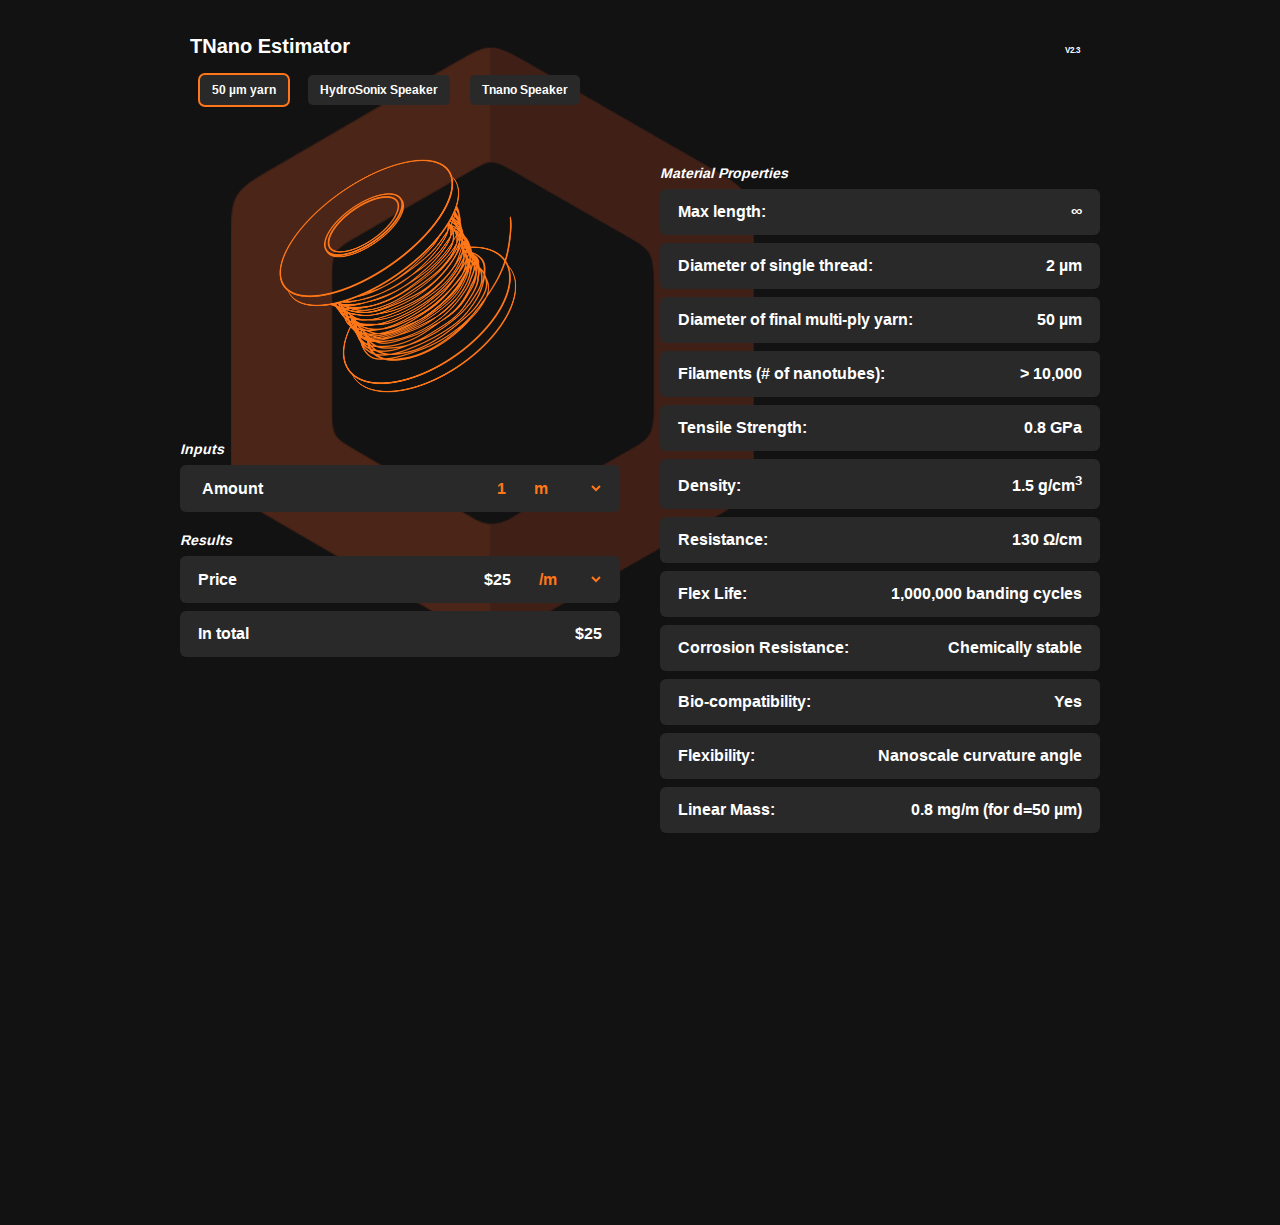
<file: index.html>
<!DOCTYPE html>
<html lang="en">
<head>
    <meta charset="UTF-8">
    <meta name="viewport" content="width=device-width, initial-scale=1.0">
    <title>TNano Yarn Estimator</title>
    <link rel="stylesheet" href="style.css">
</head>
<body>
    <header>
        <h1>TNano Estimator</h1>
        <p>V2.3</p>
        <div class="pageLinkHolder">
            <a href="index.html" style="outline: #FF7719 solid 2px;">50 µm yarn</a>
            <a href="hydroSonix.html">HydroSonix Speaker</a>
            <a href="tnano-speaker.html">Tnano Speaker</a>
        </div>
    </header>

    <img src="media/TnanoLogo.png" id="tnanoBackgroundLogo">

    <div class="content">

        <div class="estimator">
            <img src="media/Yarn V4.png" class="productImage">
            <h2>Inputs</h2>           
            
            <div class="contentBox">
                <label for="amount">Amount</label>
                <input type="number" id="amount" name="amount" min="0.001" max="100000" value="100" onchange="AmountChanged(this.value)">
                <select name="amountUnit" id="amountUnit" onchange="AmountUnitChanged()">
                    <option value="m">m</option>
                    <option value="grams">grams</option>
                    <option value="km">km</option>
                    <option value="ft">ft</option>
                </select>
            </div>
            
            <h2>Results</h2>
    
            <div class="contentBox">
                <p>Price</p>
                <p class="result" id="pricePerAmount">$560</p>
                <select name="pricePerAmountUnit" id="pricePerAmountUnit" onchange="RunCalculator()">
                    <option value="m"> /m</option>
                    <option value="km"> /km</option>
                    <option value="grams"> /gram</option>
                    <option value="ft"> /ft</option>
                </select>
            </div>
            
            <div class="contentBox">
                <p>In total</p>
                <p class="result" id="price">$1,000,000</p>
            </div>
    
        </div>
    
        <div class="materialProperties">
            <h2>Material Properties</h2>
    
            <div class="contentBox">
                <p id="test">Max length:</p>
                <p>&infin;</p>
            </div>
    
            <div class="contentBox">
                <p>Diameter of single thread:</p>
                <p>2 µm</p>
            </div>
    
            <div class="contentBox">
                <p>Diameter of final multi-ply yarn:</p>
                <p>50 µm</p>
            </div>
    
            <div class="contentBox">
                <p>Filaments (# of nanotubes):</p>
                <p>> 10,000</p>
            </div>
    
            <div class="contentBox">
                <p>Tensile Strength:</p>
                <p>0.8 GPa</p>
            </div>
    
            <div class="contentBox">
                <p>Density:</p>
                <p>1.5 g/cm<sup>3</sup></p>
            </div>
    
            <div class="contentBox">
                <p>Resistance:</p>
                <p>130 &#8486;/cm</p>
            </div>
    
            <div class="contentBox">
                <p>Flex Life:</p>
                <p>1,000,000 banding cycles</p>
            </div>
    
            <div class="contentBox">
                <p>Corrosion Resistance:</p>
                <p>Chemically stable</p>
            </div>
    
            <div class="contentBox">
                <p>Bio-compatibility:</p>
                <p>Yes</p>
            </div>
    
            <div class="contentBox">
                <p>Flexibility:</p>
                <p>Nanoscale curvature angle</p>
            </div>
    
            <div class="contentBox">
                <p>Linear Mass:</p>
                <p>0.8 mg/m (for d=50 µm)</p>
            </div>
        </div>
    </div>

    
            
    <script src="yarnCalculator.js"></script>
</body>
</html>
</file>
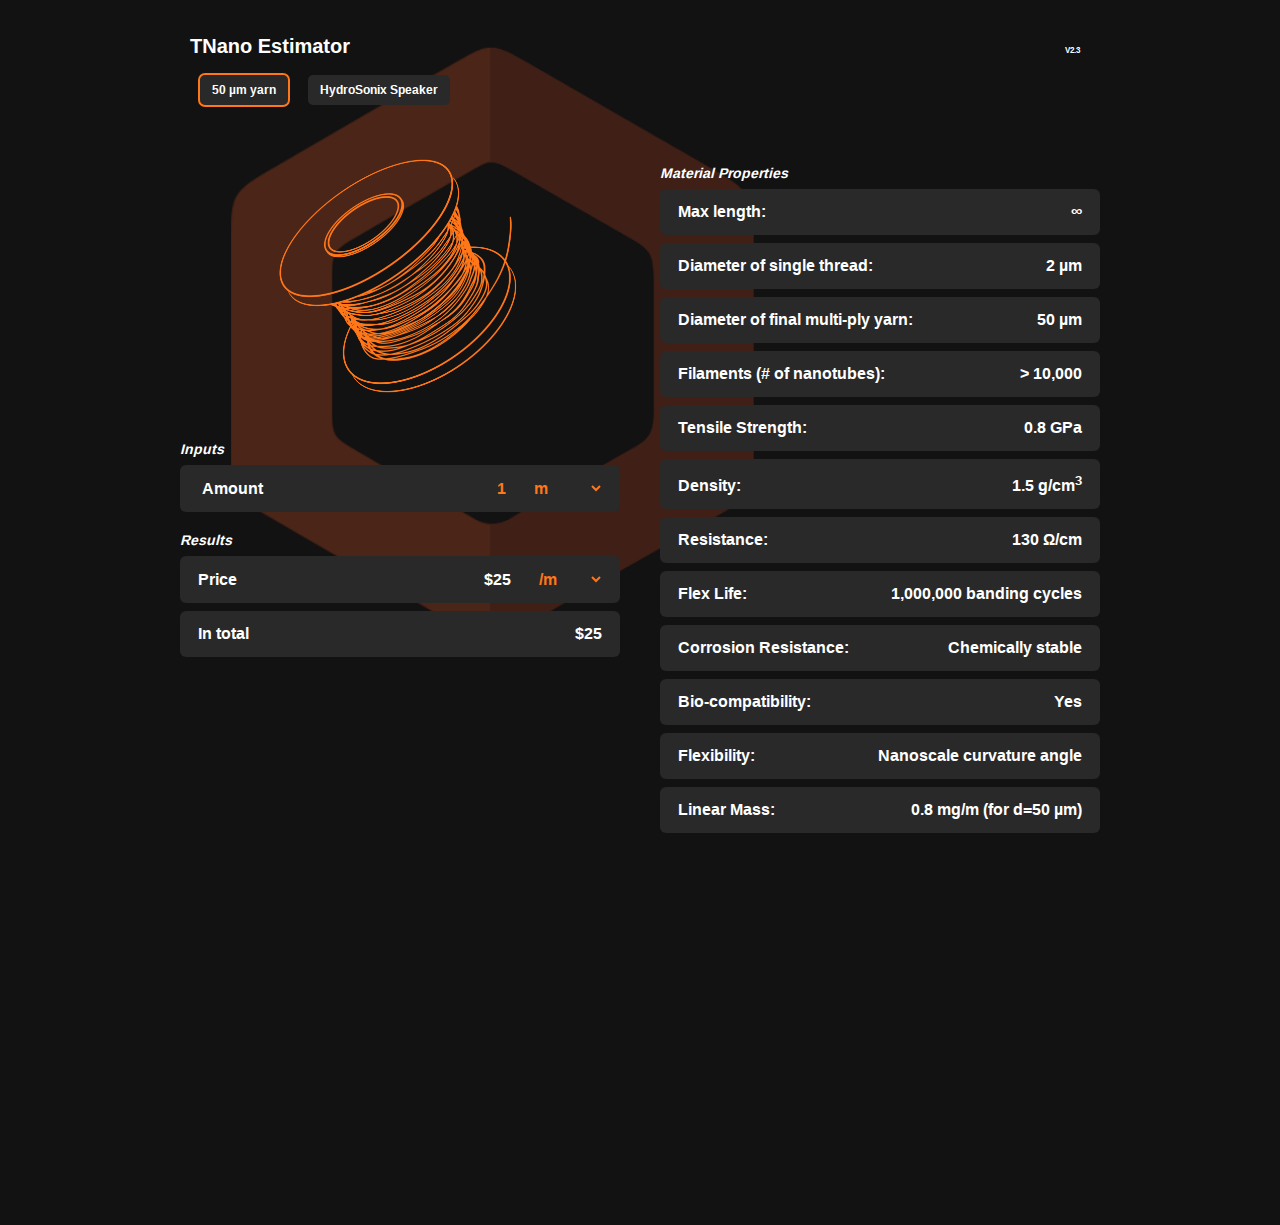
<file: docs/index.html>
<!DOCTYPE html>
<html lang="en">
<head>
    <meta charset="UTF-8">
    <meta name="viewport" content="width=device-width, initial-scale=1.0">
    <title>TNano Yarn Estimator</title>
    <link rel="stylesheet" href="style.css">
</head>
<body>
    <header>
        <h1>TNano Estimator</h1>
        <p>V2.3</p>
        <div class="pageLinkHolder">
            <a href="index.html" style="outline: #FF7719 solid 2px;">50 µm yarn</a>
            <a href="hydroSonix.html">HydroSonix Speaker</a>
        </div>
    </header>

    <img src="media/TnanoLogo.png" id="tnanoBackgroundLogo">

    <div class="content">

        <div class="estimator">
            <img src="media/Yarn V4.png" class="productImage">
            <h2>Inputs</h2>           
            
            <div class="contentBox">
                <label for="amount">Amount</label>
                <input type="number" id="amount" name="amount" min="0.001" max="100000" value="100" onchange="AmountChanged(this.value)">
                <select name="amountUnit" id="amountUnit" onchange="AmountUnitChanged()">
                    <option value="m">m</option>
                    <option value="grams">grams</option>
                    <option value="km">km</option>
                    <option value="ft">ft</option>
                </select>
            </div>
            
            <h2>Results</h2>
    
            <div class="contentBox">
                <p>Price</p>
                <p class="result" id="pricePerAmount">$560</p>
                <select name="pricePerAmountUnit" id="pricePerAmountUnit" onchange="RunCalculator()">
                    <option value="m"> /m</option>
                    <option value="km"> /km</option>
                    <option value="grams"> /gram</option>
                    <option value="ft"> /ft</option>
                </select>
            </div>
            
            <div class="contentBox">
                <p>In total</p>
                <p class="result" id="price">$1,000,000</p>
            </div>
    
        </div>
    
        <div class="materialProperties">
            <h2>Material Properties</h2>
    
            <div class="contentBox">
                <p id="test">Max length:</p>
                <p>&infin;</p>
            </div>
    
            <div class="contentBox">
                <p>Diameter of single thread:</p>
                <p>2 µm</p>
            </div>
    
            <div class="contentBox">
                <p>Diameter of final multi-ply yarn:</p>
                <p>50 µm</p>
            </div>
    
            <div class="contentBox">
                <p>Filaments (# of nanotubes):</p>
                <p>> 10,000</p>
            </div>
    
            <div class="contentBox">
                <p>Tensile Strength:</p>
                <p>0.8 GPa</p>
            </div>
    
            <div class="contentBox">
                <p>Density:</p>
                <p>1.5 g/cm<sup>3</sup></p>
            </div>
    
            <div class="contentBox">
                <p>Resistance:</p>
                <p>130 &#8486;/cm</p>
            </div>
    
            <div class="contentBox">
                <p>Flex Life:</p>
                <p>1,000,000 banding cycles</p>
            </div>
    
            <div class="contentBox">
                <p>Corrosion Resistance:</p>
                <p>Chemically stable</p>
            </div>
    
            <div class="contentBox">
                <p>Bio-compatibility:</p>
                <p>Yes</p>
            </div>
    
            <div class="contentBox">
                <p>Flexibility:</p>
                <p>Nanoscale curvature angle</p>
            </div>
    
            <div class="contentBox">
                <p>Linear Mass:</p>
                <p>0.8 mg/m (for d=50 µm)</p>
            </div>
        </div>
    </div>

    
            
    <script src="yarnCalculator.js"></script>
</body>
</html>
</file>
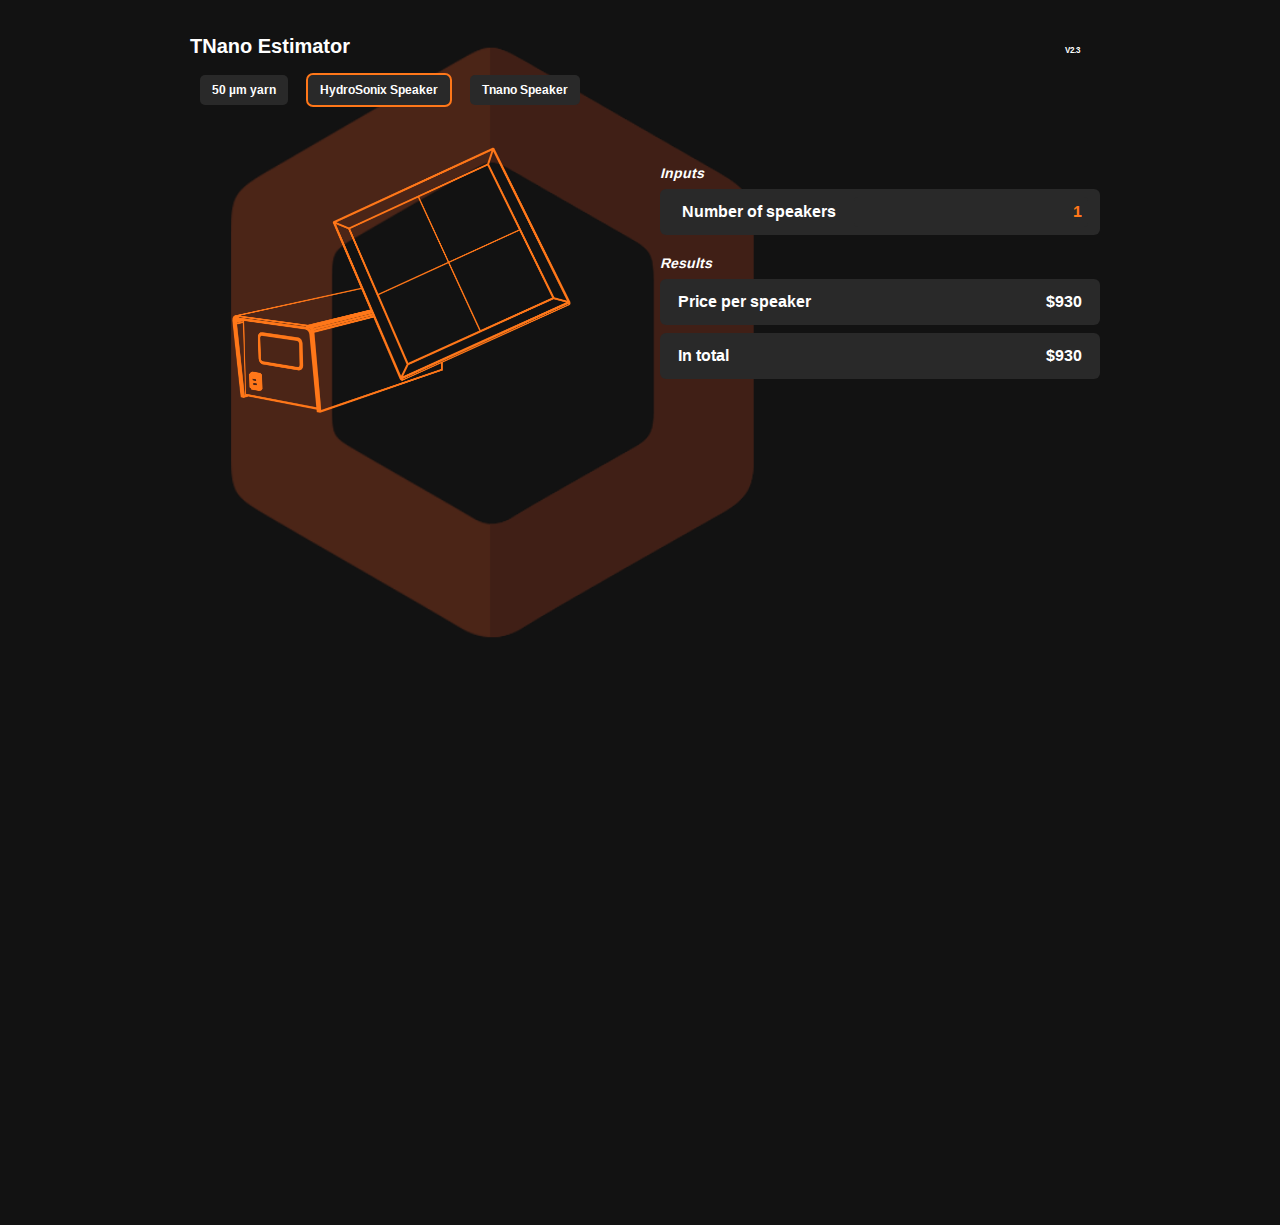
<file: hydrosonix.html>
<!DOCTYPE html>
<html lang="en">
<head>
    <meta charset="UTF-8">
    <meta name="viewport" content="width=device-width, initial-scale=1.0">
    <title>TNano Yarn Estimator</title>
    <link rel="stylesheet" href="style.css">
</head>
<body>
    <header>
        <h1>TNano Estimator</h1>
        <p>V2.3</p>
        <div class="pageLinkHolder">
            <a href="index.html">50 µm yarn</a>
            <a href="hydroSonix.html"  style="outline: #FF7719 solid 2px;">HydroSonix Speaker</a>
            <a href="tnano-speaker.html">Tnano Speaker</a>
        </div>
    </header>

    <img src="media/TnanoLogo.png" id="tnanoBackgroundLogo">

    

    <div class="content">
        <div class="materialProperties">
            <img src="media/HydrosonixV5.png" class="productImage">
        </div>
        
        <div class="estimator">
            
            <h2>Inputs</h2>

            <div class="contentBox">
                <label for="numberOfSpeakers">Number of speakers</label>
                <input type="number" id="numberOfSpeakers" name="numberOfSpeakers" min="0" max="100000" value="1" onchange="RunCalculator()">
            </div>
            
            <h2>Results</h2>
    
            <div class="contentBox">
                <p>Price per speaker</p>
                <p class="result" id="pricePerAmount">$560</p>
            </div>
            
            <div class="contentBox">
                <p>In total</p>
                <p class="result" id="price">$1,000,000</p>
            </div>
    
        </div>

        
    
        <!--
            <div class="materialProperties">
            <h2>Product</h2>
    
            <div class="contentBox">
                <p>High Durability:</p>
                <p>No moving parts</p>
            </div>

            <div class="contentBox">
                <p>Frequency range:</p>
                <p>Audible</p>
            </div>
    
        </div>
        -->
        
    </div>

    
            
    <script src="hydroSonixCalculator.js">
    </script>
</body>
</html>
</file>
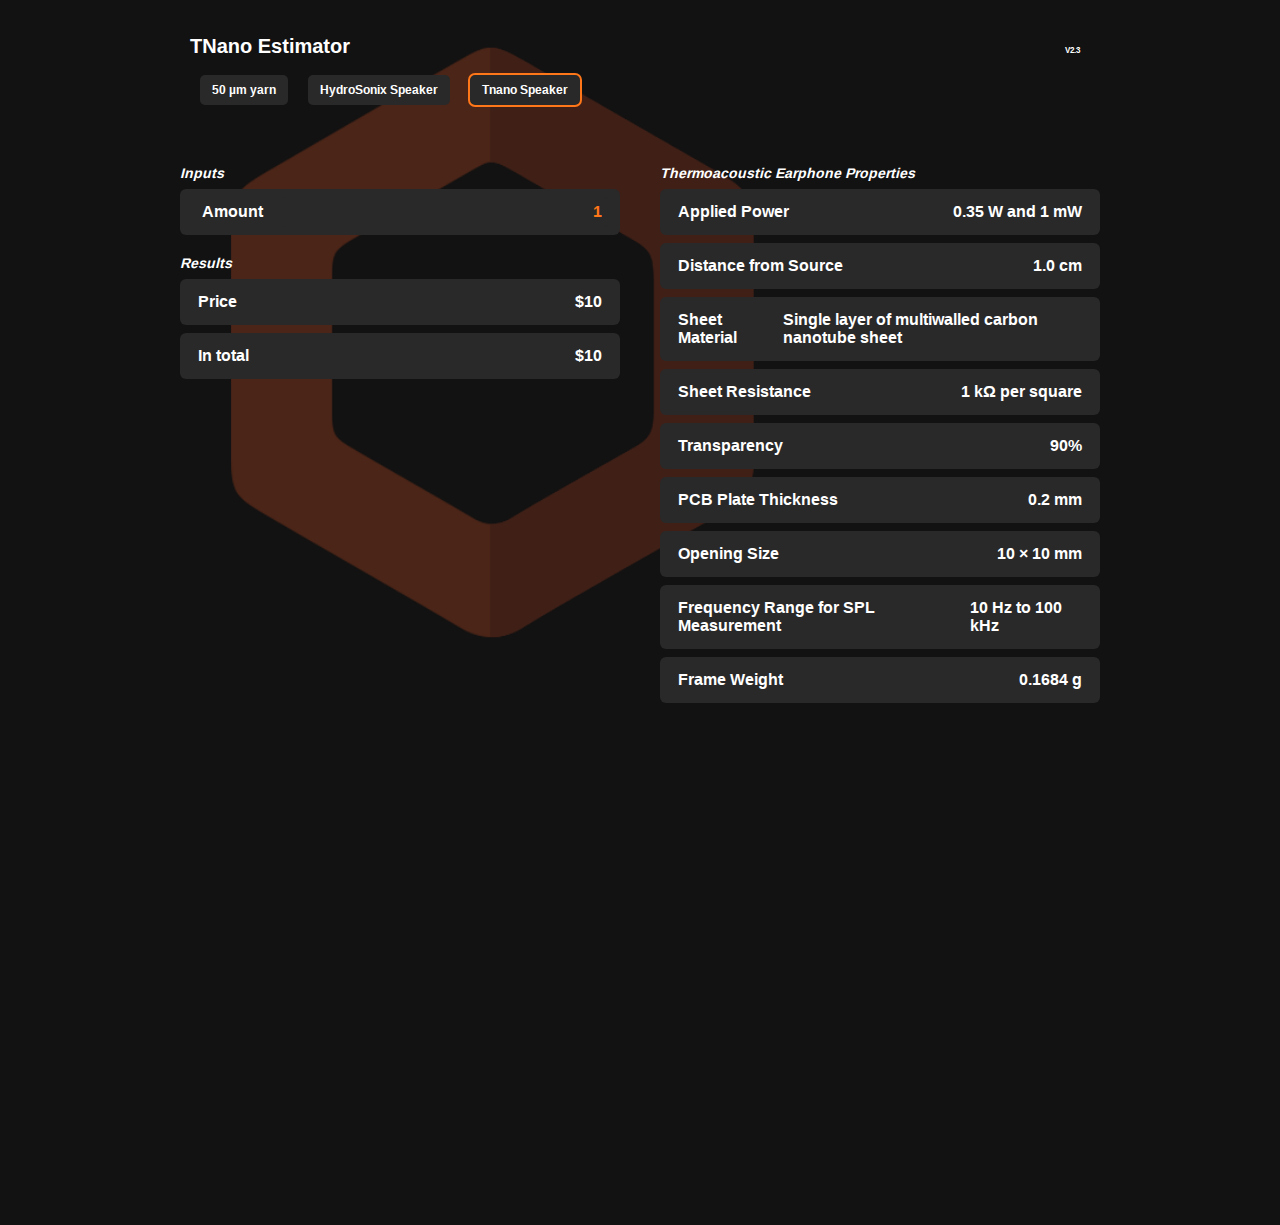
<file: tnano-speaker.html>
<!DOCTYPE html>
<html lang="en">
  <head>
    <meta charset="UTF-8" />
    <meta name="viewport" content="width=device-width, initial-scale=1.0" />
    <title>TNano Yarn Estimator</title>
    <link rel="stylesheet" href="style.css" />
  </head>
  <body>
    <header>
      <h1>TNano Estimator</h1>
      <p>V2.3</p>
      <div class="pageLinkHolder">
        <a href="index.html">50 µm yarn</a>
        <a href="hydroSonix.html">HydroSonix Speaker</a>
        <a href="tnano-speaker.html" style="outline: #ff7719 solid 2px"
          >Tnano Speaker</a
        >
      </div>
    </header>

    <img src="media/TnanoLogo.png" id="tnanoBackgroundLogo" />

    <div class="content">
      <div class="estimator">
        <!-- <img src="media/Yarn V4.png" class="productImage" /> -->
        <h2>Inputs</h2>

        <div class="contentBox">
          <label for="amount">Amount</label>
          <input
            type="number"
            id="amount"
            name="amount"
            min="0.001"
            max="100000"
            value="1"
            onchange="AmountUnitChanged(this.value)"
          />
        </div>

        <h2>Results</h2>

        <div class="contentBox">
          <p>Price</p>
          <p class="result" id="pricePerAmount">$25,648</p>
        </div>

        <div class="contentBox">
          <p>In total</p>
          <p class="result" id="price">$1,000,000</p>
        </div>
      </div>

      <div class="materialProperties">
        <h2>Thermoacoustic Earphone Properties</h2>
      </div>
    </div>
    <script src="tnano-speaker.js"></script>
  </body>
</html>
</file>
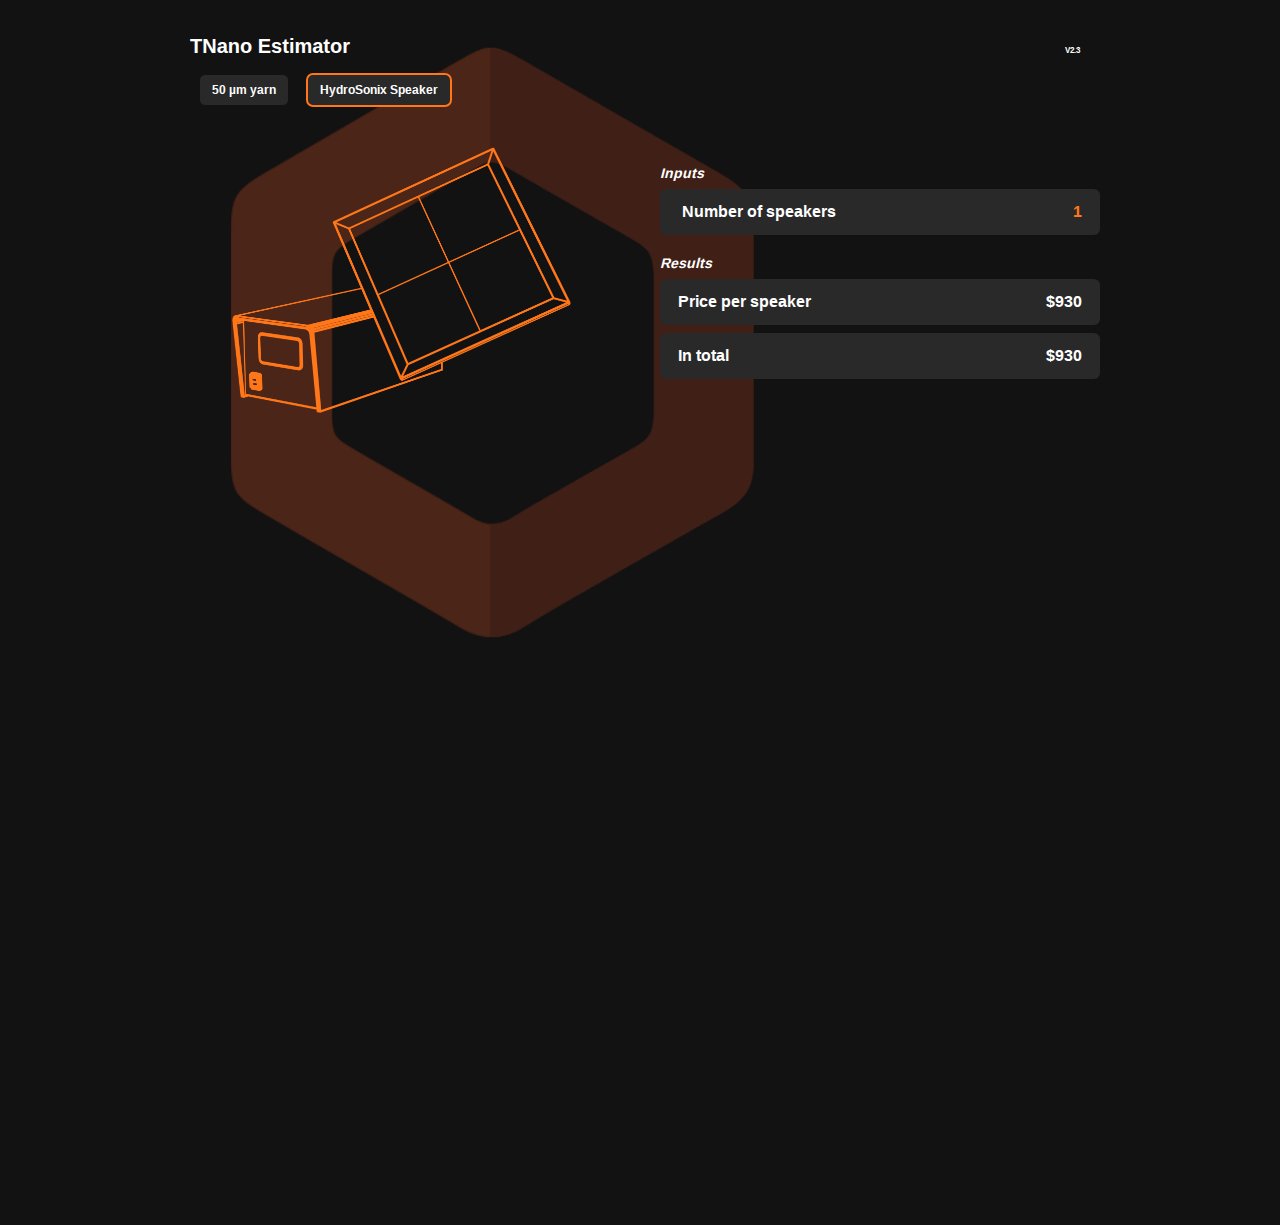
<file: docs/hydroSonix.html>
<!DOCTYPE html>
<html lang="en">
<head>
    <meta charset="UTF-8">
    <meta name="viewport" content="width=device-width, initial-scale=1.0">
    <title>TNano Yarn Estimator</title>
    <link rel="stylesheet" href="style.css">
</head>
<body>
    <header>
        <h1>TNano Estimator</h1>
        <p>V2.3</p>
        <div class="pageLinkHolder">
            <a href="index.html">50 µm yarn</a>
            <a href="hydroSonix.html"  style="outline: #FF7719 solid 2px;">HydroSonix Speaker</a>
        </div>
    </header>

    <img src="media/TnanoLogo.png" id="tnanoBackgroundLogo">

    

    <div class="content">
        <div class="materialProperties">
            <img src="media/HydrosonixV5.png" class="productImage">
        </div>
        
        <div class="estimator">
            
            <h2>Inputs</h2>

            <div class="contentBox">
                <label for="numberOfSpeakers">Number of speakers</label>
                <input type="number" id="numberOfSpeakers" name="numberOfSpeakers" min="0" max="100000" value="1" onchange="RunCalculator()">
            </div>
            
            <h2>Results</h2>
    
            <div class="contentBox">
                <p>Price per speaker</p>
                <p class="result" id="pricePerAmount">$560</p>
            </div>
            
            <div class="contentBox">
                <p>In total</p>
                <p class="result" id="price">$1,000,000</p>
            </div>
    
        </div>

        
    
        <!--
            <div class="materialProperties">
            <h2>Product</h2>
    
            <div class="contentBox">
                <p>High Durability:</p>
                <p>No moving parts</p>
            </div>

            <div class="contentBox">
                <p>Frequency range:</p>
                <p>Audible</p>
            </div>
    
        </div>
        -->
        
    </div>

    
            
    <script src="hydroSonixCalculator.js">
    </script>
</body>
</html>
</file>
<file: style.css>
@font-face {
    font-family: LiberationSans;
    src: url(LiberationSans-Bold.ttf);
}

*{
    margin: 0;
    padding: 0;
    font-family: LiberationSans;
    color: white;
}

header{
    display: flex;
    flex-direction: row;
    flex-wrap: wrap;
    justify-content: space-between;
    align-items: baseline;
    margin: 0;
    padding: 20px;
    padding-bottom: 0;
    margin-top: 15px;
}

header h1{
    font-family: Verdana, Geneva, Tahoma, sans-serif;
    font-size: 20px;
    margin: 0;
}

header h2{
    margin-top: 0;
}

header p{
    font-size: 8px;
}

.pageLinkHolder{
    width: 100%;
    display: flex;
    flex-direction: row;
    justify-content: left;
    align-items: baseline;
    margin: 0;
    padding: 0;
    margin-top: 10px;
}

.pageLinkHolder a{
    margin-left: 10px;
    margin-right: 10px;
    font-size: 12px;
    text-decoration: none;
    color: white;
    font-weight: 400;
    background-color: #292929;
    padding: 8px 12px;
    border-radius: 5px;
}

body{
    background-color: #121212;
}

.estimator{
    padding: 0 20px;
    display: block;
    font-size: 16px;
}

h2{
    font-size: 14px;
    width: 100%;
    margin-top: 20px;
    font-style: italic;
    font-weight: 400;
}

.materialProperties{
    padding: 20px;
    display: block;
    padding-top: 0;
    font-size: 16px;
}

select{
    background-color: #292929;
    border: 0;
    border-radius: 4px;
    padding: 6px;
    font-size: 16px;
    margin: 4px 8px;
    flex-grow: 0;
    color: #FF7719;
    padding: 6px;
    text-align: left;
}

.result{
    flex-grow: 1;
    text-align: right;
    transition: opacity 0.2s ease;
}

.fadeOut {
    opacity: 0;
}

input{
    background-color: #292929;
    border: 0;
    border-radius: 4px;
    padding: 6px;
    font-size: 16px;
    flex-grow: 1;
    flex-shrink: 1;
    min-width: 0;
    width: 0;
    text-align: right;
    color: #FF7719;
    margin: 4px;
    transition: opacity 0.2s ease;
}

.break{
    width: 100%;
    margin: 0;
    padding: 0;
}

label{
    margin: 4px 8px;
    padding: 6px;
}

.contentBox{
    display: flex;
    align-items: baseline;
    justify-content: space-between;
    padding: 0;
    background-color: #292929;
    border-radius: 6px;
    margin-top: 8px;
    margin-bottom: 8px;
    flex-wrap: nowrap;
    padding-left: 8px;
    padding-right: 8px;
    padding-top: 4px;
    padding-bottom: 4px;
}

p{
    padding: 6px;
    margin: 4px;
}

.productImage{
    width: 60%;
    height: auto;
    margin-left: 20%;
    margin-top: 40px;
}

#tnanoBackgroundLogo{
    position: absolute;
    width: 50%;
    height: auto;
    margin-left: 1px;
    z-index: -1;
    opacity: 0.3;
    margin-top: -5px;
}

#see-more{
    display: flex;
    align-items: end;
    justify-content: end;
}

#see-more a {
    color: #FF7719;
}

#see-more a:hover, 
#see-more a:active {
    cursor: pointer;
    color:white;
}

@media (min-width:960px){
    body{
        display: flex;
        flex-direction: column;
        justify-content: center;
        align-items: center;
    }
    .content{
        display: flex;
        flex-direction: row;
        justify-content: flex-start;
        flex-wrap: wrap;
        padding-top: 40px;
        min-height: 120vh;
    }
    header{
        width: 900px;
    }
    
    .estimator{
        width: 440px;
    }

    .materialProperties{
        width: 440px;
    }

    #tnanoBackgroundLogo{
        position: absolute;
        width: 600px;
        height: auto;
        margin-left: -300px;
        z-index: -1;
        opacity: 0.3;
        margin-top: -60vh;
    }

    input::-webkit-outer-spin-button, input::-webkit-inner-spin-button{
        display: none;
    }

    .productImage{
        width: 80%;
        height: auto;
        margin: 0;
        margin-left: 10%;
    }
}
</file>
<file: docs/style.css>
@font-face {
    font-family: LiberationSans;
    src: url(LiberationSans-Bold.ttf);
}

*{
    margin: 0;
    padding: 0;
    font-family: LiberationSans;
    color: white;
}

header{
    display: flex;
    flex-direction: row;
    flex-wrap: wrap;
    justify-content: space-between;
    align-items: baseline;
    margin: 0;
    padding: 20px;
    padding-bottom: 0;
    margin-top: 15px;
}

header h1{
    font-family: Verdana, Geneva, Tahoma, sans-serif;
    font-size: 20px;
    margin: 0;
}

header h2{
    margin-top: 0;
}

header p{
    font-size: 8px;
}

.pageLinkHolder{
    width: 100%;
    display: flex;
    flex-direction: row;
    justify-content: left;
    align-items: baseline;
    margin: 0;
    padding: 0;
    margin-top: 10px;
}

.pageLinkHolder a{
    margin-left: 10px;
    margin-right: 10px;
    font-size: 12px;
    text-decoration: none;
    color: white;
    font-weight: 400;
    background-color: #292929;
    padding: 8px 12px;
    border-radius: 5px;
}

body{
    background-color: #121212;
}

.estimator{
    padding: 0 20px;
    display: block;
    font-size: 16px;
}

h2{
    font-size: 14px;
    width: 100%;
    margin-top: 20px;
    font-style: italic;
    font-weight: 400;
}

.materialProperties{
    padding: 20px;
    display: block;
    padding-top: 0;
    font-size: 16px;
}

select{
    background-color: #292929;
    border: 0;
    border-radius: 4px;
    padding: 6px;
    font-size: 16px;
    margin: 4px 8px;
    flex-grow: 0;
    color: #FF7719;
    padding: 6px;
    text-align: left;
}

.result{
    flex-grow: 1;
    text-align: right;
    transition: opacity 0.2s ease;
}

input{
    background-color: #292929;
    border: 0;
    border-radius: 4px;
    padding: 6px;
    font-size: 16px;
    flex-grow: 1;
    flex-shrink: 1;
    min-width: 0;
    width: 0;
    text-align: right;
    color: #FF7719;
    margin: 4px;
    transition: opacity 0.2s ease;
}

.break{
    width: 100%;
    margin: 0;
    padding: 0;
}

label{
    margin: 4px 8px;
    padding: 6px;
}

.contentBox{
    display: flex;
    align-items: baseline;
    justify-content: space-between;
    padding: 0;
    background-color: #292929;
    border-radius: 6px;
    margin-top: 8px;
    margin-bottom: 8px;
    flex-wrap: nowrap;
    padding-left: 8px;
    padding-right: 8px;
    padding-top: 4px;
    padding-bottom: 4px;
}

p{
    padding: 6px;
    margin: 4px;
}

.productImage{
    width: 60%;
    height: auto;
    margin-left: 20%;
    margin-top: 40px;
}

#tnanoBackgroundLogo{
    position: absolute;
    width: 50%;
    height: auto;
    margin-left: 1px;
    z-index: -1;
    opacity: 0.3;
    margin-top: -5px;
}

.fadeOut {
    opacity: 0;
}

@media (min-width:960px){
    body{
        display: flex;
        flex-direction: column;
        justify-content: center;
        align-items: center;
    }
    .content{
        display: flex;
        flex-direction: row;
        justify-content: flex-start;
        flex-wrap: wrap;
        padding-top: 40px;
        min-height: 120vh;
    }
    header{
        width: 900px;
    }
    
    .estimator{
        width: 440px;
    }

    .materialProperties{
        width: 440px;
    }

    #tnanoBackgroundLogo{
        position: absolute;
        width: 600px;
        height: auto;
        margin-left: -300px;
        z-index: -1;
        opacity: 0.3;
        margin-top: -60vh;
    }

    input::-webkit-outer-spin-button, input::-webkit-inner-spin-button{
        display: none;
    }

    .productImage{
        width: 80%;
        height: auto;
        margin: 0;
        margin-left: 10%;
    }
}
</file>
